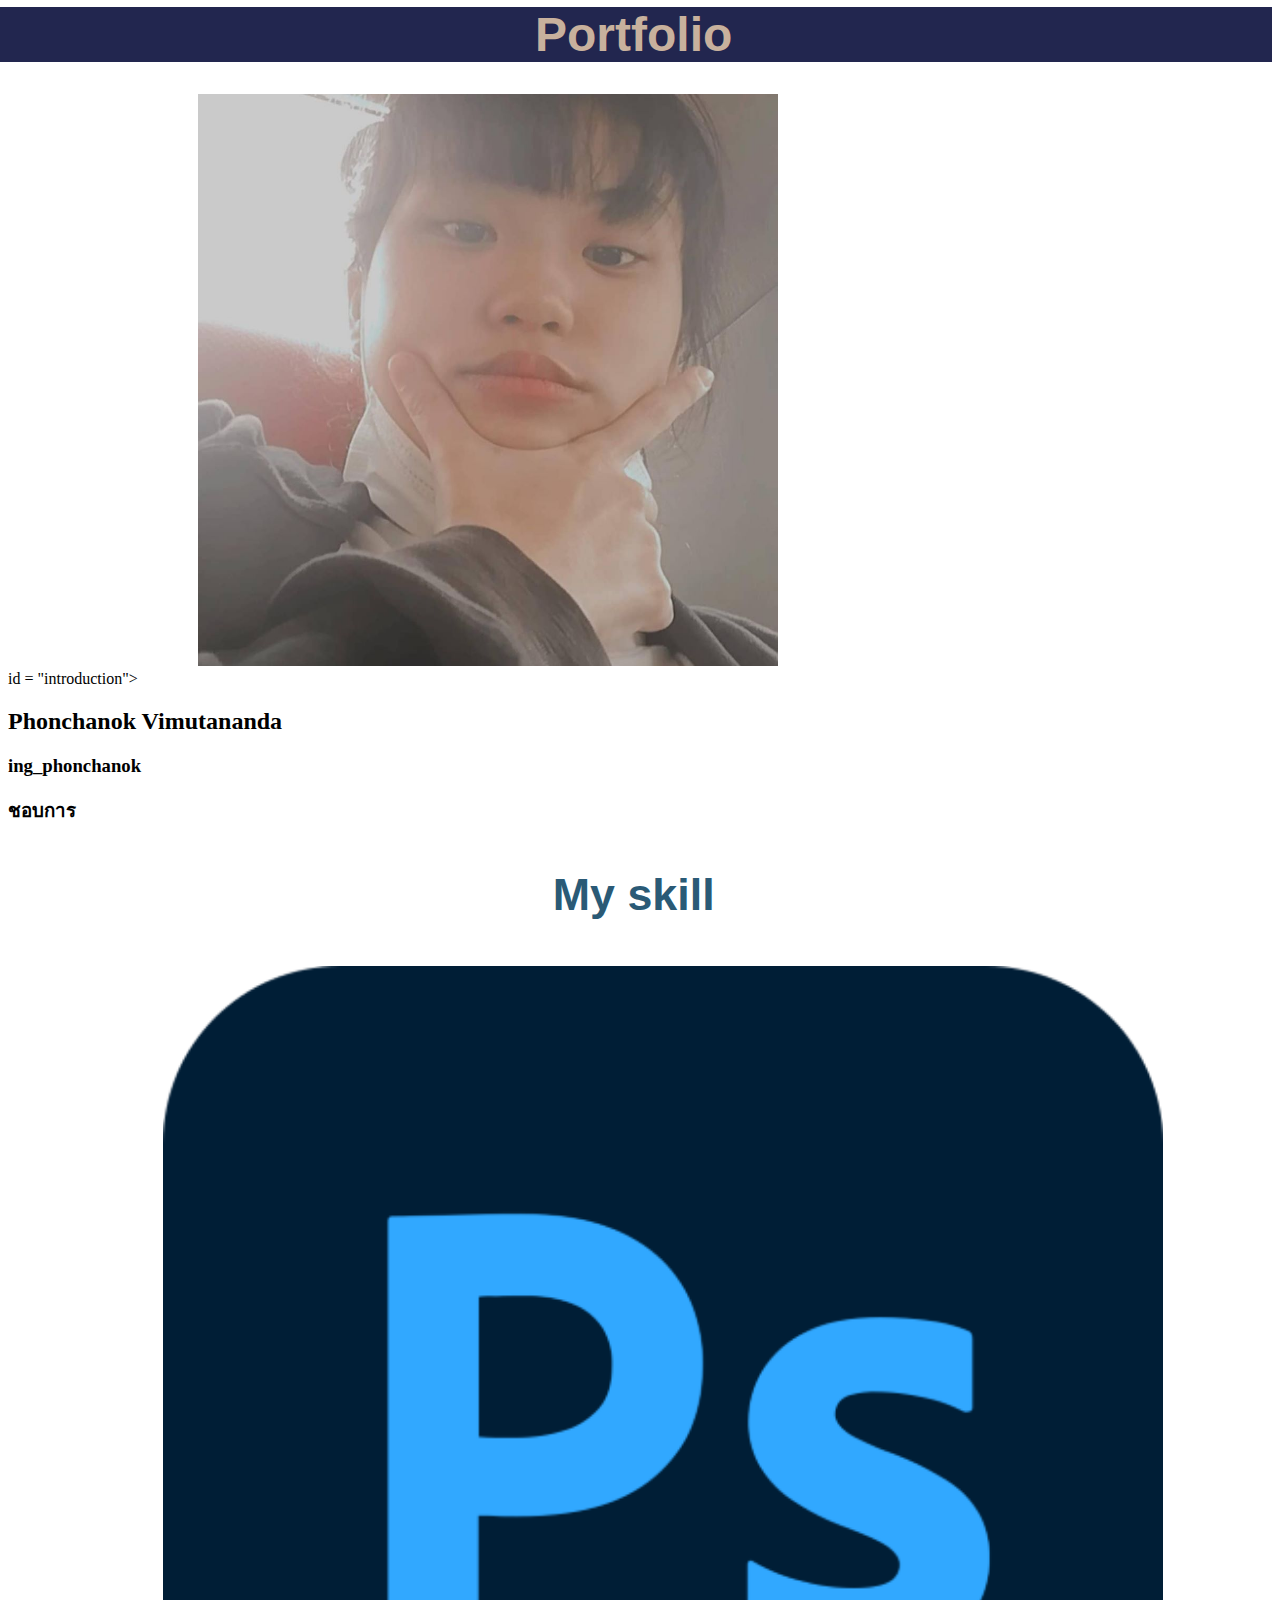
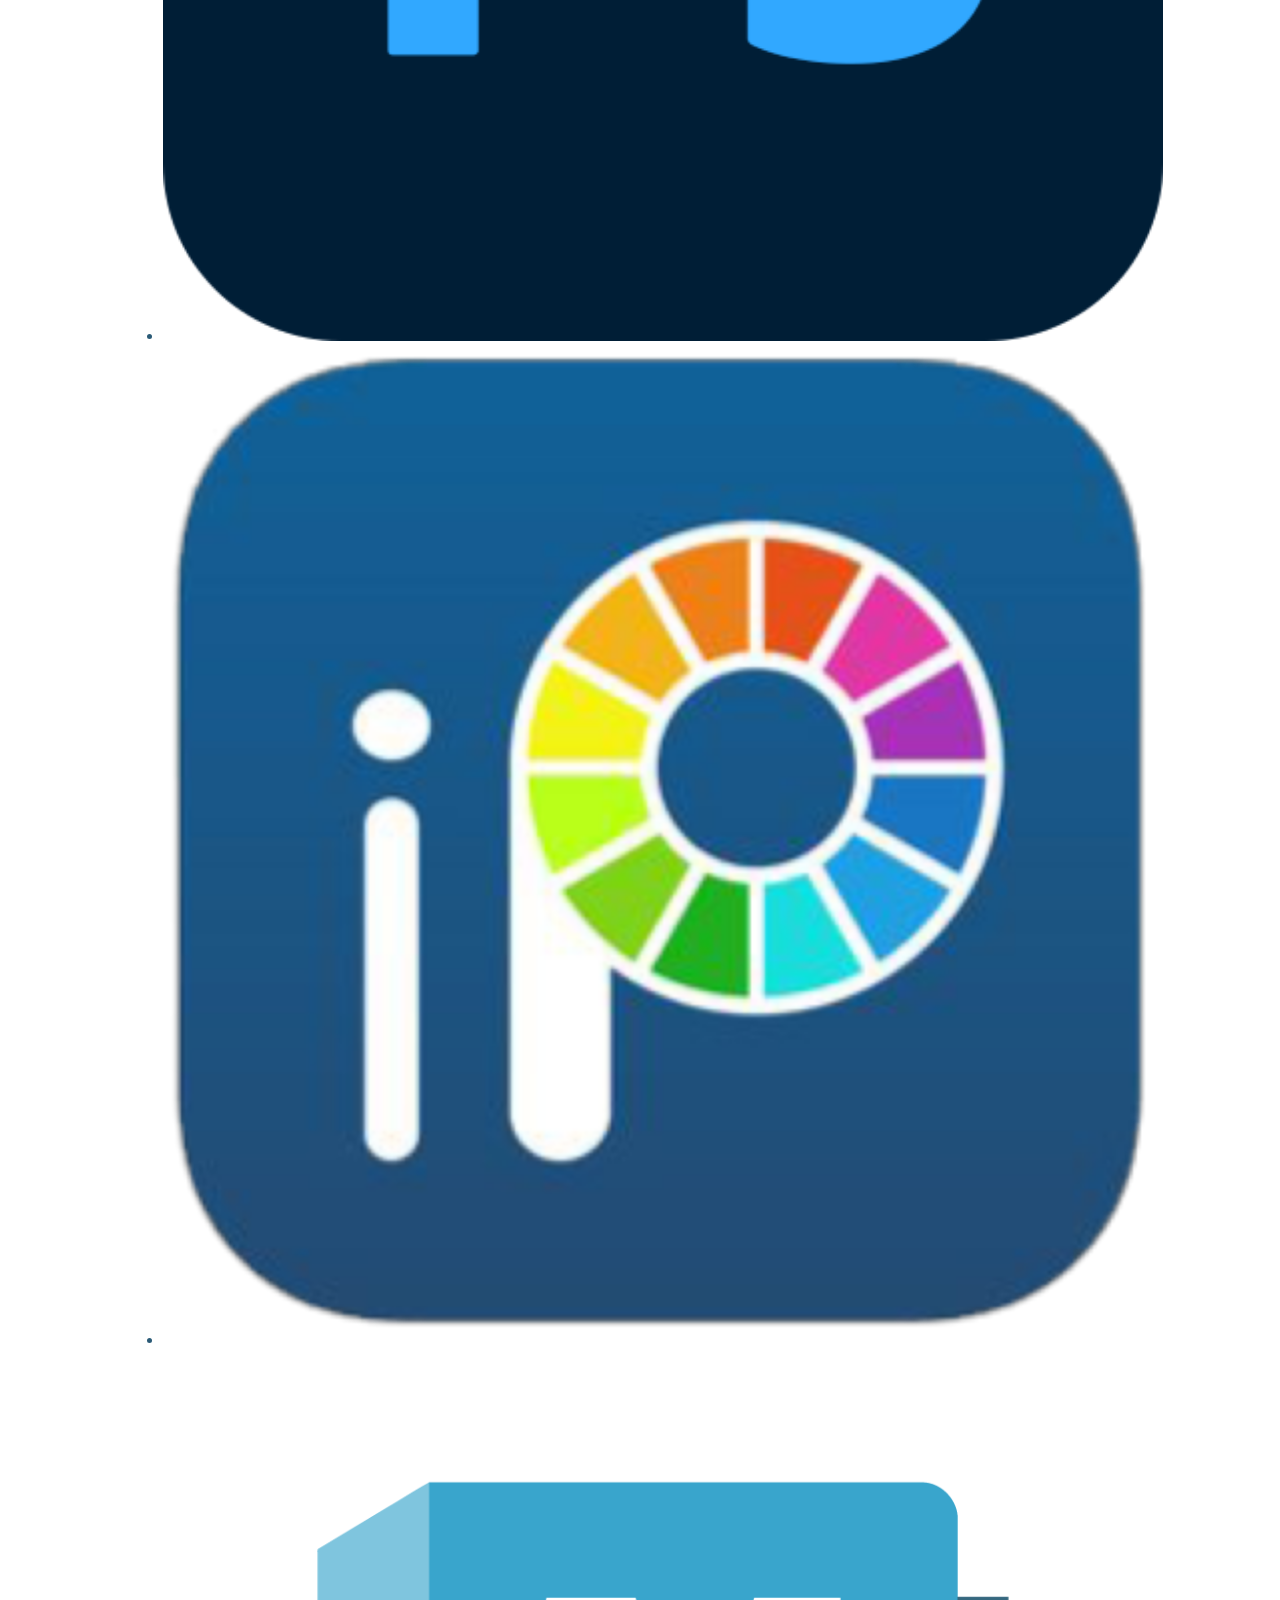
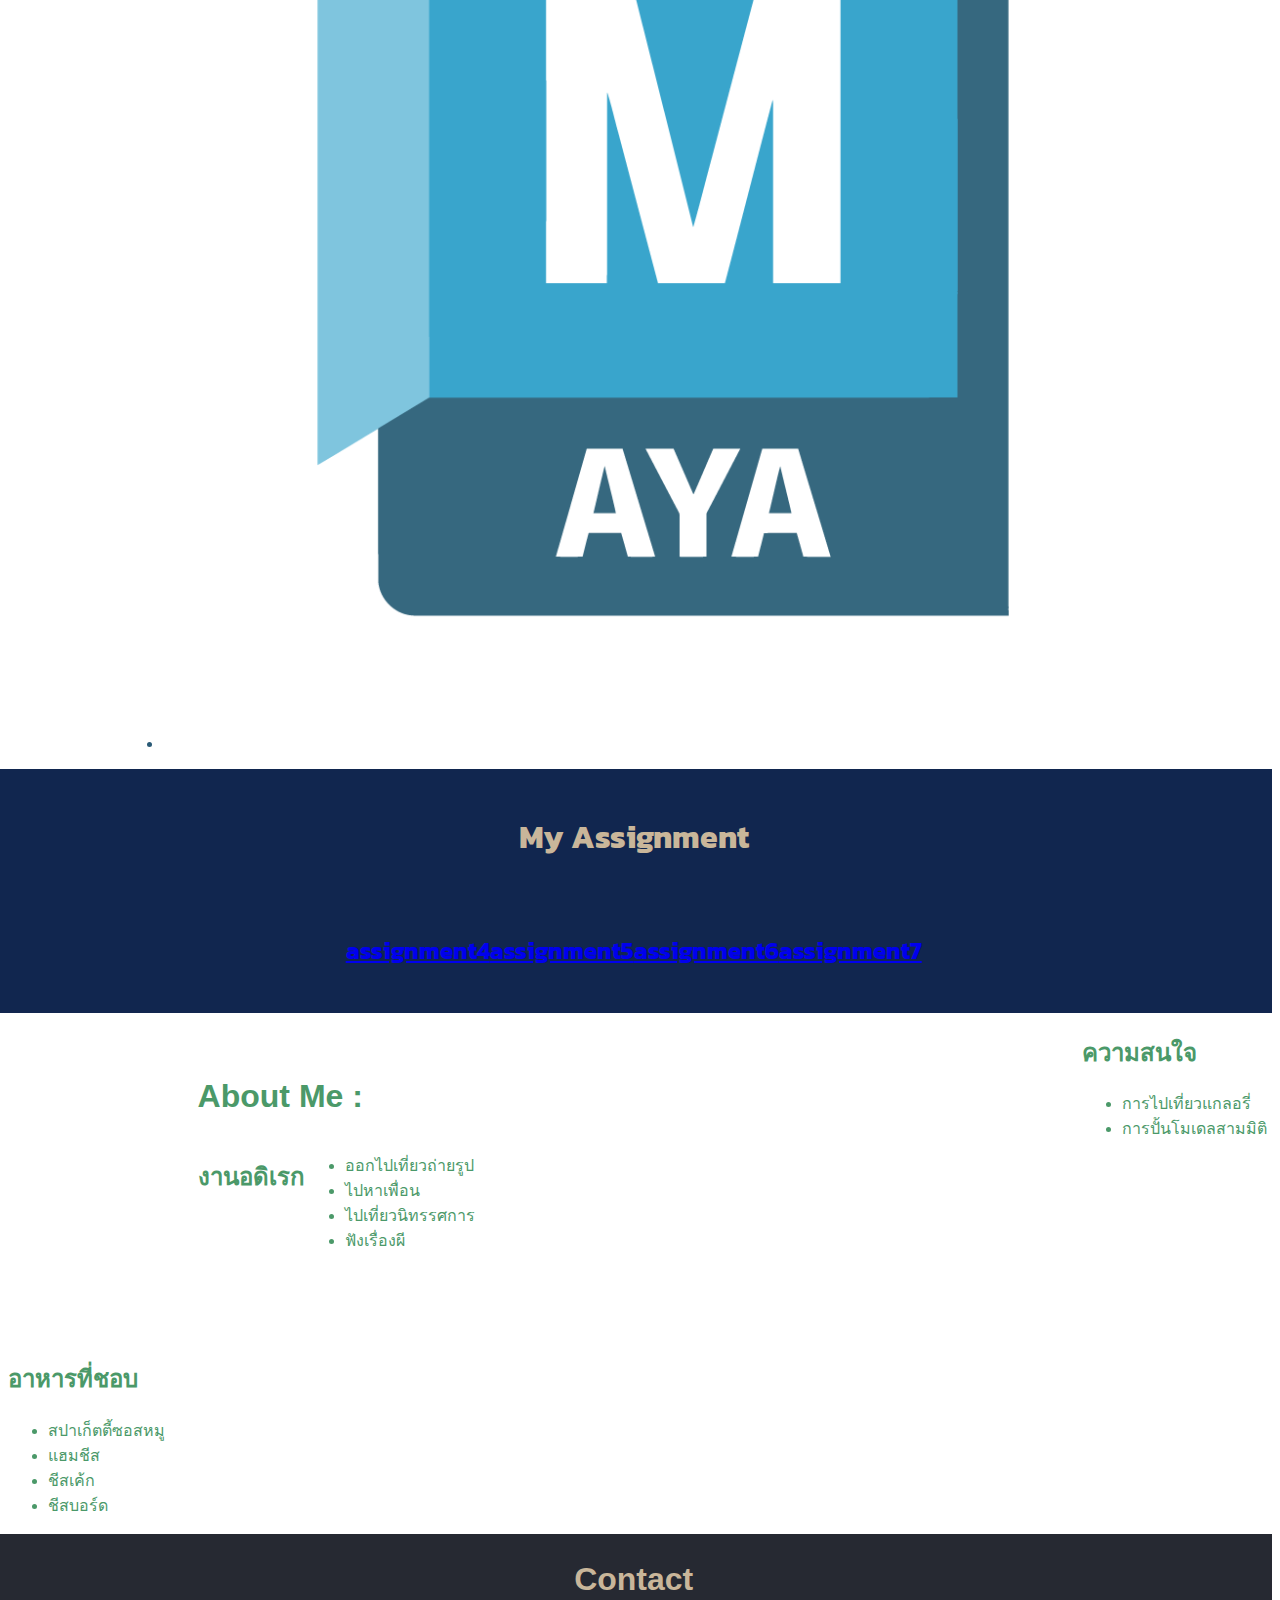
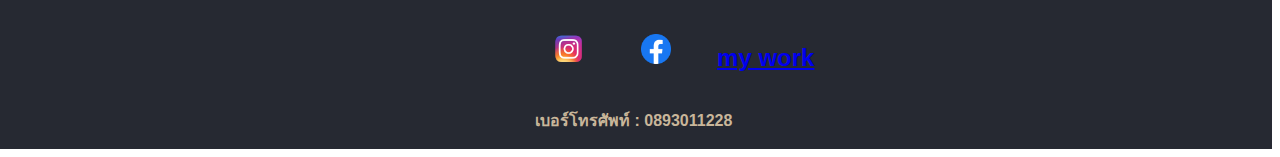
<file: index.html>
<!DOCTYPE html>
<html>
    <head>
        <meta charset="UTF-8">
        <meta http-equiv='X-UA-Computible' content = 'IE = edge'>
        <title>Phonchanok_1040_Portfolio</title>
        
        <link rel = "stylesheet" href = "main.css" type = "text/css">
        <link rel = "preconnect" href = "https://fonts.googleapis.com">
        <link rel = "preconnect" href = "https://fonts.gstatic.com" crossorigin>
        <link href = "https://fonts.googleapis.com/css2?family=Kanit:wght@300&display=swap" rel = "stylesheet">
        
    </head>
    
    <body>
        <div id = "header">
            <h1>Portfolio</h1>
        </div>
        <div class = "grid-container">
            <div id = "Mepicure">
                <img id = "picture" src = "picture/Phonchanok Vimuktananda.jpg" alt = "Phonchanok_Ing">
            </div>
            </div> id = "introduction">
                <h2>Phonchanok Vimutananda</h2>
                    <h3> ing_phonchanok</h3>
                    <h3> ชอบการ</h3>
                    
            </div>
        <div>

        <div class = "grid-container2">
            <div id = "skill">
                 <h1>My skill</h1>
                    <div class = "SkillIcon">
                        <ul>
                        <li><img class= "imgpic" src = "picture/icon_photoshop.png" alt = "icon_ps"></li>
                        <li><img class= "imgpic" src = "picture/icon_IbisPaint X.png" alt = "icon_ibis"></li>
                        <li><img class= "imgpic" src = "picture/icon_MAYA.png" alt = "icon_maya"></li>
                        </ul>
                    </div>
            </div> 
        </div>
        <div class ="AssignmentMenu ">
            <br>
            <h2>My Assignment</h2>
            <div class = "Menu">
                <h2><a href = "assignment4/index.html">assignment4</a></h2>
                <h2><a href = "assignment5/index.html">assignment5</a></h2>
                <h2><a href = "assignment6/register.html">assignment6</a></h2>
                <h2><a href = "assignment7/index.html">assignment7</a></h2>
            </div>
        </div>
        
        <div class = "grid-container">
            <div id = "aboutme">
                <h1> About Me :</h1>
                <div class = "flex_container">
                    <h2>งานอดิเรก</h2>
                
                    <ul>
                        <li> ออกไปเที่ยวถ่ายรูป</li>
                        <li> ไปหาเพื่อน</li>
                        <li> ไปเที่ยวนิทรรศการ</li>
                        <li> ฟังเรื่องผี</li>
                    </ul>
                </div>
            </div>
            <div>
                <h2>
                    ความสนใจ
                </h2>
                <ul>
                    <li> การไปเที่ยวแกลอรี่</li>
                    <li> การปั้นโมเดลสามมิติ</li>
                    
                </ul>
            </div>
            <div>
                <h2>
                    อาหารที่ชอบ
                </h2>
                <ul>
                    <li> สปาเก็ตตี้ซอสหมู</li>
                    <li> แฮมชีส</li>
                    <li> ชีสเค้ก</li>
                    <li> ชีสบอร์ด</li>
                </ul>
            </div>
        </div>
    </div>

        <div class = "grid-container2">
            <div id = "footer">
                <h2>Contact</h2>
                <div class = "ContactIcon">
                    <a href = "https://www.instagram.com/ing_phonchanok/">
                        <img src = "picture/icon_instagram.png"alt = "icon_instagram">
                    </a>
                    <a href = "https://www.facebook.com/profile.php?id=100008352246785">
                        <img src = "picture/icon_facbook.png"alt = "icon_Fac">
                    </a>
                    <h2><a href = "project.html">my work</a></h2>
                    
                </div>
                <h3> เบอร์โทรศัพท์ : 0893011228</h3>
            </div>
        </div>   
    </body>
    
</html>
</file>
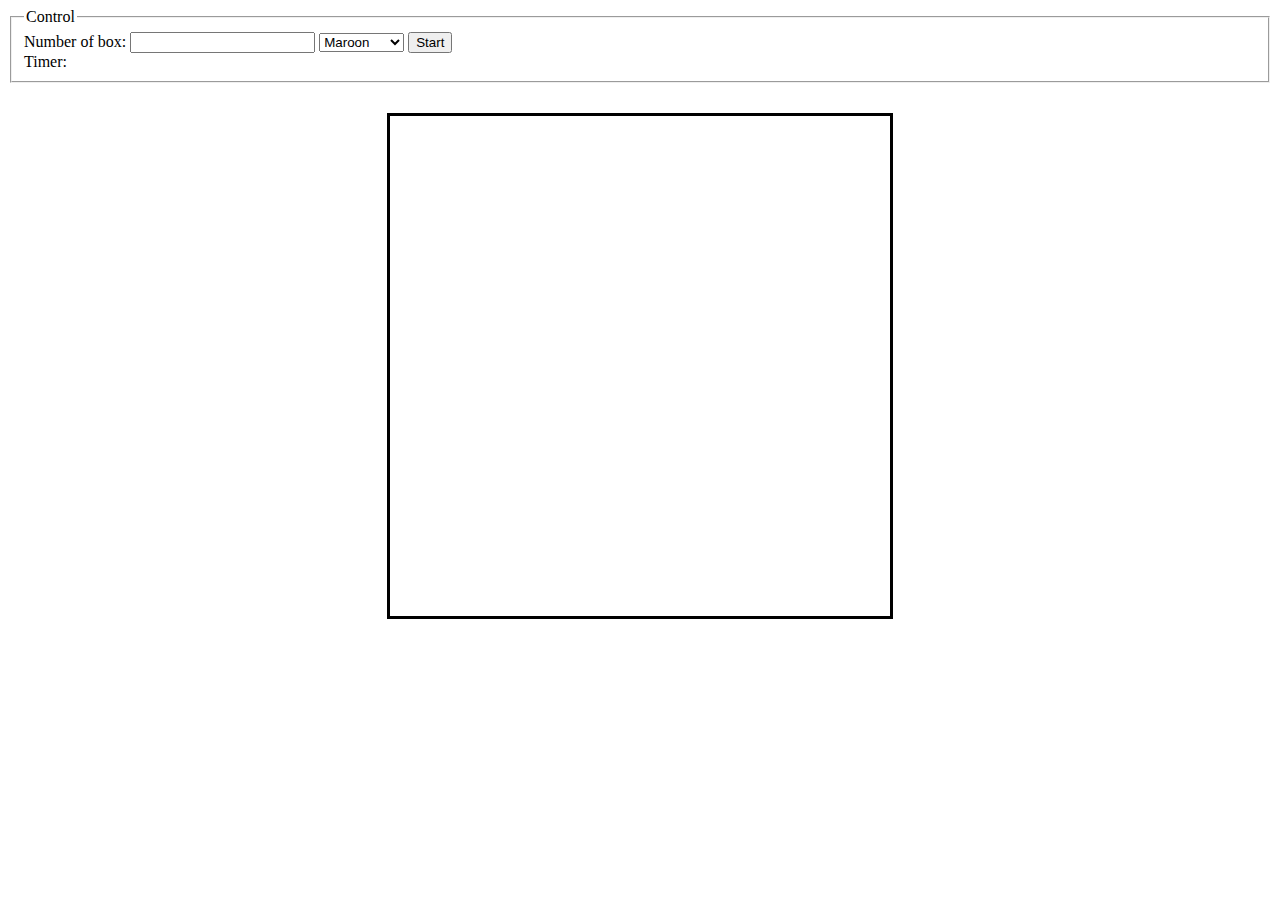
<file: Assignment/assignment7/index.html>
<!DOCTYPE html>
<html>
	<head>
		<meta charset="UTF-8">
		<title>Square game</title>
		<script type="text/javascript" src="game.js"></script>
		<link rel="stylesheet" type="text/css" href="game.css">
	</head>
	<body>
		<!-- these codes were adapted from https://courses.cs.washington.edu/courses/cse154/17sp/lecture/more-dom/code/squares.html  -->

		<fieldset>
			<legend>Control</legend>
			Number of box: 
			<input type="text" name="numbox" id="numbox">
			<select name="color" id = "color">
				<option value="maroon">Maroon</option>
				<option value="lightgreen">Lightgreen</option>
				<option value="magenta">Magenta</option>
			</select>
			

			<button id="start" onclick = "startgame()" >Start</button>
			<div id="timeclock"> Timer:
				<div id="clock"></div>
			</div>

		</fieldset>

		
		<div id="game-container">
			<div id="game-layer"></div>
		</div>
	
	</body>
</html>
</file>
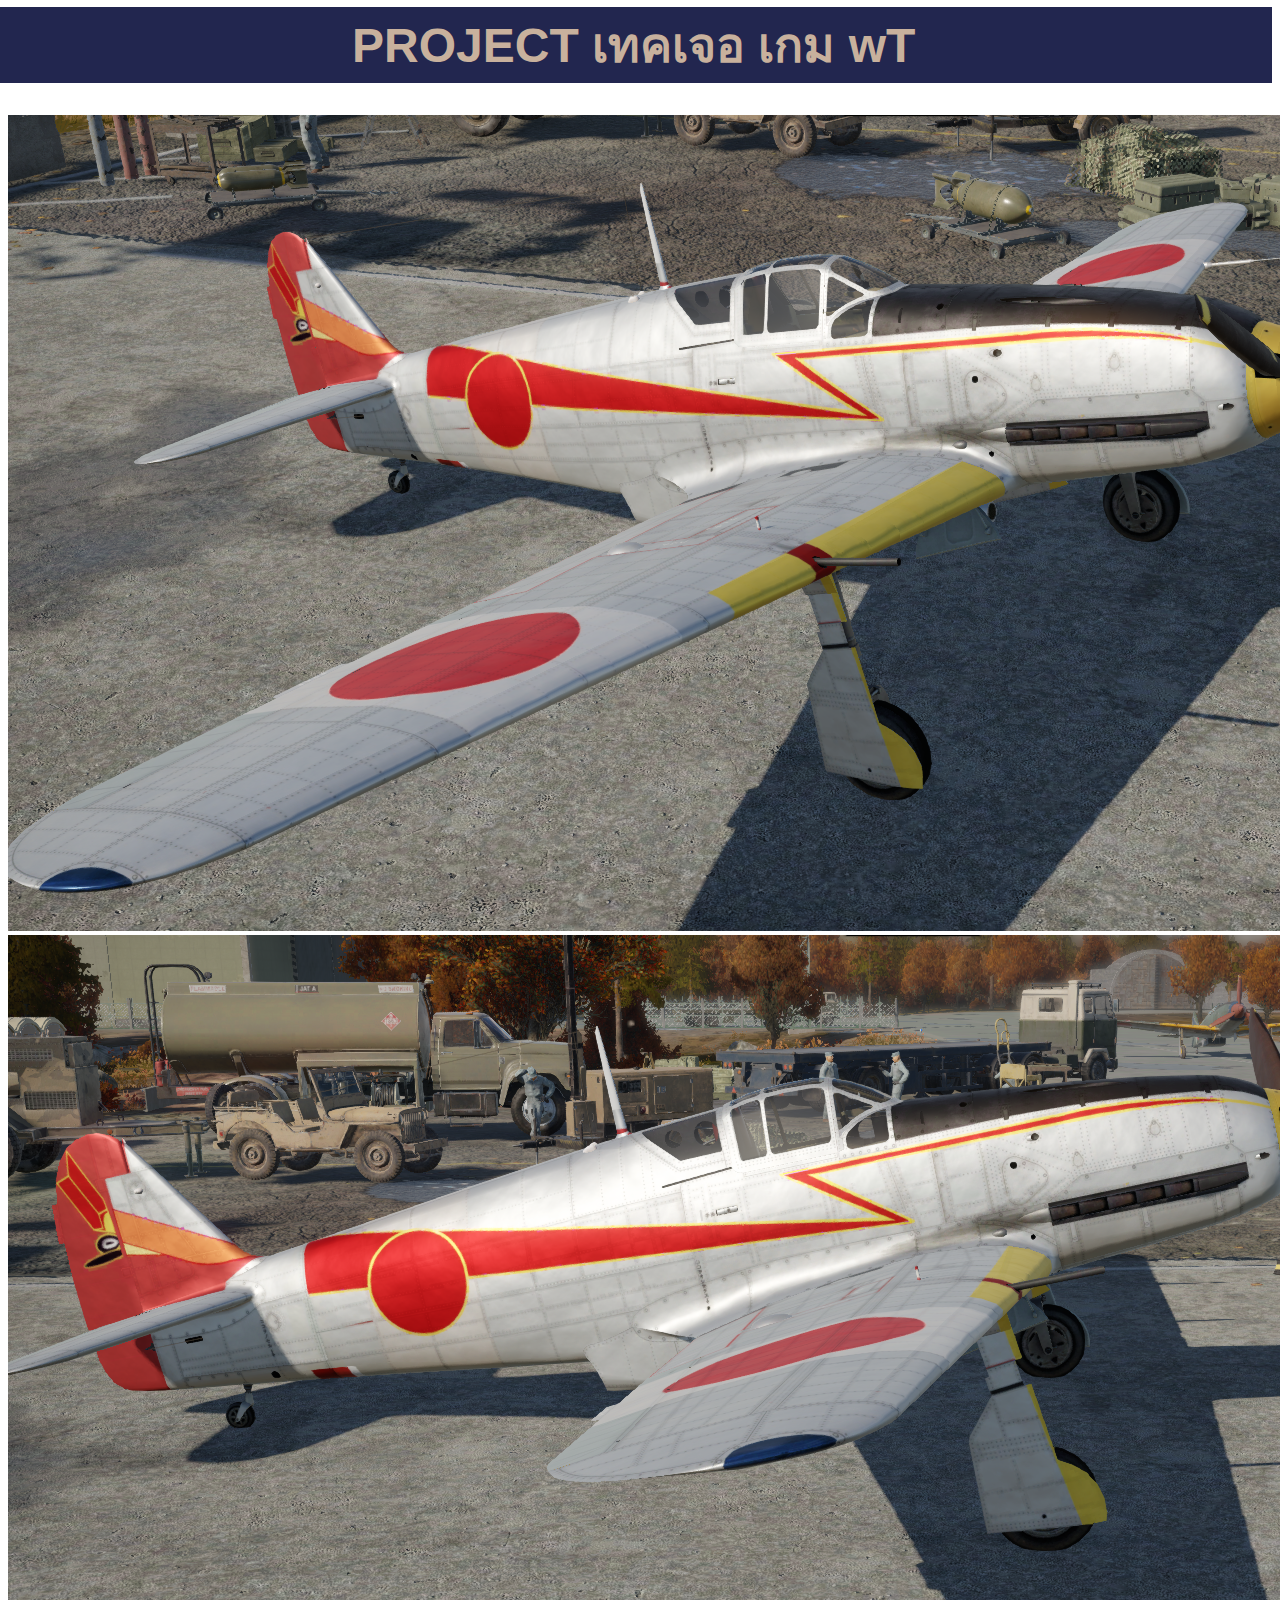
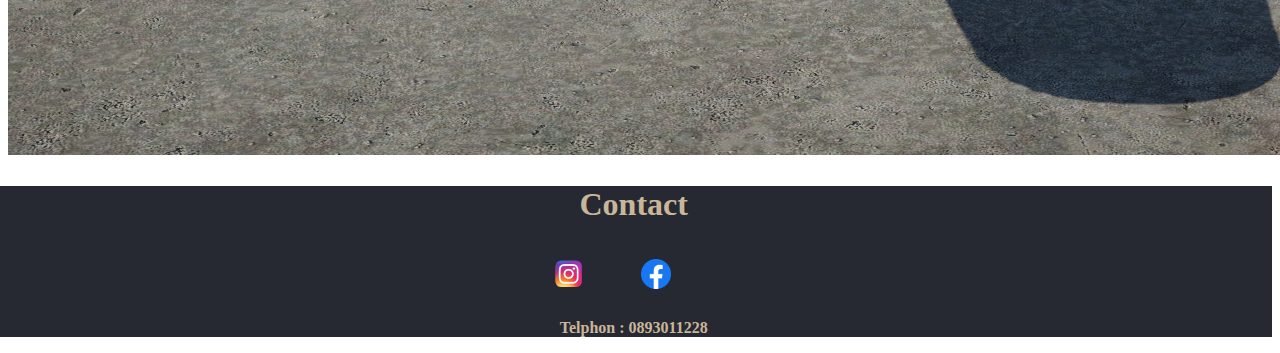
<file: project.html>
<!DOCTYPE html>
<html>
    <head>
        <meta charset="UTF-8">
        <meta http-equiv='X-UA-Computible' content = 'IE = edge'>
        <title>Phonchanok_1040_Project</title>
        <meta name = 'viewport' content = 'width = device-width, initial-scale = 1'>
        <link rel = "stylesheet" href = "main.css" type = "text/css">
        <link rel = "preconnect" href = "https://fonts.googleapis.com">
        <link rel = "preconnect" href = "https://fonts.gstatic.com" crossorigin>
        <link href = "https://fonts.googleapis.com/css2?family=Kanit:wght@300&display=swap" rel = "stylesheet">

    </head>
    
    <body>
        
        <div id="header">
            <h1>PROJECT เทคเจอ เกม wT</h1>
        </div>   
        
            
        <div id ="project-content">

        
        <div class = "project-slider">
            <div id = "project-image">
                <img id = "pictureplane" src = "picture/Plane1.png" alt = plane_1>
                <img id = "pictureplane" src = "picture/Plane2.png" alt = plane_2>

                
            </div>
        </div>
            
        
        <div id = "footer">
            <h2>Contact</h2>
            <div class = "ContactIcon">
                <a href = "https://www.instagram.com/ing_phonchanok/">
                    <img src = "picture/icon_instagram.png"alt = "icon_instagram">
                </a>
                <a href = "https://www.facebook.com/profile.php?id=100008352246785">
                    <img src = "picture/icon_facbook.png"alt = "icon_Fac">
                </a>
            </div>
            <h3> Telphon : 0893011228</h3>
        
</body>
</file>
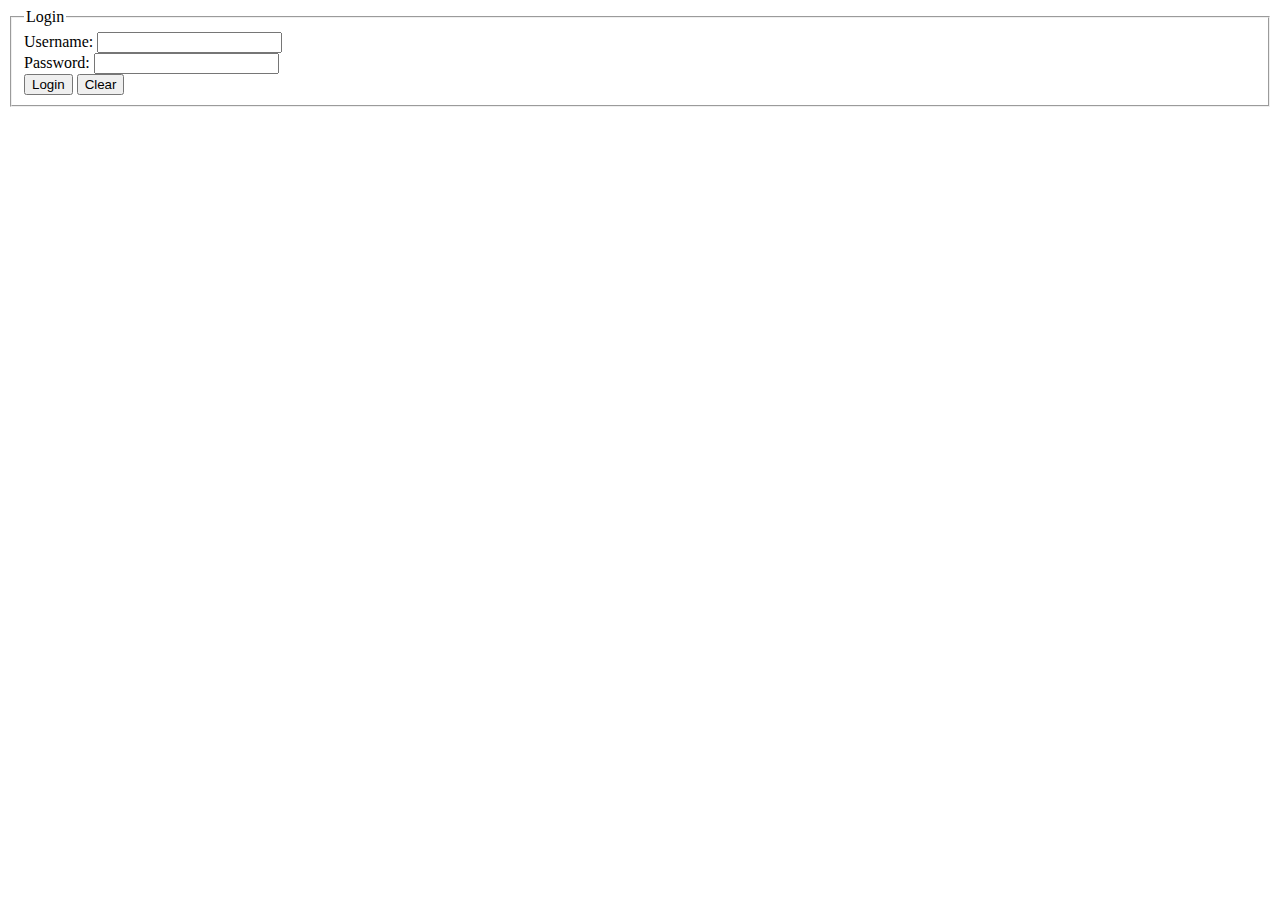
<file: Assignment/assignment6/login.html>
<!DOCTYPE html>
<html>
<head>
	<meta charset='utf-8'>
	<meta http-equiv='X-UA-Compatible' content='IE=edge'>
	<title>Page Title</title>
	<meta name='viewport' content='width=device-width, initial-scale=1'>
	<!-- <link rel='stylesheet' type='text/css' media='screen' href='main.css'> -->
	<script src='login.js'></script>
</head>
<body>
	<form name="MyLogin" id = "MyLogin">
		<fieldset>
			<legend>Login</legend>
			Username: 
			<input type="text" name="username" id="username" required>
			<br>
			Password: 
			<input type="password" name="password" required>
			<br>
			<input type="submit" value="Login">
			<input type="reset" value="Clear">
		</fieldset>
	</form>
</body>
</html>
</file>
<file: main.css>
body{
    background-color: #ffffff;
}
.grid-container
{
    display: grid;
    grid-template-columns: 15% 35% 35% 15% ;
}
.grid-container>div
{
    color: #4b9969;
    font-family: 'arial' ,sans-serif ;
}
.grid-container2
{
    display: grid;
    grid-template-columns: 15% auto 15% ;
}

.grid-container2>div
{
    color: #2a5A76;
    font-family: 'arial' ,sans-serif;
    font-size: 100%;
}

#header{
    text-align: center;
    grid-column: 1 /spen 1;
    font-family: 'arial' ,sans-serif;
    color:#C8B19D;
    background-color:#22264F;
    margin-top: -2%;
    margin-left:-1%;
}
#header>h1{
    font-size: 300%;
}
#Mepicure
{
    grid-column: 2 /spen 1;
    margin-right: 10%
}
#picture
{
    border: 5%;
    width: 60%;
    object-fit: cover;

}

#introduction
{
    grid-column: 3 /span 1;
    margin-bottom: 15%;
}

#introduction>h2
{
    text-align: center;
    font-size: 200%
}

#skill
{
    text-align: center;
    grid-column: 1 / span 3;
    background:#ffffff;
    margin-left: -1%;
}
#skill>h1 {
    margin-top: 2%;
    font-size: 280%;
    text-align: center;
    grid-column: 2 / span 1;
}
#footer>h2 {
    color: #C9B69A;
    font-size: 200%;
    grid-column: 2 / span 1;
}

.SkillIcon
{
    display: flex;
    flex-wrap: wrap;
    text-align: center;
    margin-left: 10%;
    grid-gap: 10%;
}
.SkillIcon > img
{
    height: 25%;
}

.AssignmentMenu{
    text-align: center;
    background-color: #11264F;
    margin-left: -1%;
}

.AssignmentMenu>h2 {
    font-size: 200%;
    font-family: 'Kanit', sans-serif;
    color: #C9B69A; 
}

.Menu {
    display: inline-flex;
    padding: 25px;
}
.Menu>h2 {
    font-size: 150%;
    font-family: 'Kanit', sans-serif;
}

#aboutme {
    margin-top: 5%;
    grid-column: 2 / span 2;
    margin-bottom: 8%;
}

.flex_container {
    display: flex;
    flex-wrap: wrap;
}

.flex_container>div {
    margin-left: 40px;
}

#footer {
    background-color: #262932;
    text-align: center;
    grid-column: 1 / span 3;
    
    margin-left: -1%;
}

#footer>h2 {
    color: #C9B69A;
    font-size: 200%;
    grid-column: 2 / span 1;
}

#footer>h3 {
    color: #C9B69A;
    font-size: 100%;
    grid-column: 2 / span 1;
}

#footer>img {
    width: 30px; 
    height: 30px; 
    margin: 20px;
}

.ContactIcon{
    display: flex;
    flex-wrap: wrap;
    text-align: center;
    margin-left: 43%;
    grid-gap: 5%;
    
}

.ContactIcon img {
    width: 30px; 
    height: 30px; 
    margin: 10px; 
}

a:visited {
    color: #6c7eb1;
}

a:hover {
    color: #42a4fa;
}

a {
    font-size: 100%;
}
.imgpic
{
    height: 100%;
    width: 100%;
}



#projectpicure {
    grid-column: 2 / span 1;
    text-align: center;
}

#projectpicure1 {
    grid-column: 3 / span 1;
    text-align: center;
}

#projectpicure2 {
    grid-column: 2 / span 1;
    text-align: center;
}

#picuregame {
    border-radius: 5%;
    width: 20%;
    height: 90%;
    object-fit: cover;
    margin-bottom: -5%;
}

#picuregame1 {
    border-radius: 5%;
    object-fit: cover;
    margin-bottom: -5%;
    width: 50%;
}

#picuregame2 {
    border-radius: 5%;
    width: 20%;
    height: 90%;
    object-fit: cover;
    margin-bottom: -5%;
    margin: 5px; 
}

#projectintroduction {
    grid-column: 2 / span 1;
    margin-bottom: 15%;
    margin-top: -3%;
}

#projectintroduction>h2 {
    text-align: center;
    font-size: 300%;
}

#projectintroduction>h3 {
    color: #42a4fa;
    text-align: center;
    font-size: 145%;
    margin-top: -3%;  
}

#projectintroduction>h4 {
    text-align: center ;
    font-size: 150%;
}

#projectStory {
    grid-column: 2 / span 1;
    margin-bottom: 15%;
    margin-top: -3%;
}

#projectStory>h2 {
    text-align: center;
    font-size: 300%;
}

#projectStory>h3 {
    color: #42a4fa;
    text-align: center;
    font-size: 145%;
    margin-top: -3%;
}

#projectStory>h4 {
    text-align: center ;
    font-size: 150%;
}

#projectGameplay {
    grid-column: 3 / span 1;
    margin-bottom: 15%;
}

#projectGameplay>h2 {
    text-align: center;
    font-size: 300%;
}

#projectGameplay>h4 {
    text-align: center ;
    font-size: 150%;
}

#gameplaybackgroung {
    background-color: #11264F;
    text-align: center;
    grid-column: 1 / span 3;
    margin-top: 8%;
    margin-left: -1%;
}

#gameplaybackgroung>h2 {
    color: #C9B69A;
    font-size: 200%;
    grid-column: 2 / span 1;
}

#gameplaybackgroung>h3 {
    color: #C9B69A;
    font-size: 100%;
    grid-column: 2 / span 1;
}

#projectvideo{
    text-align: center;
    grid-column: 2 / span 1;
}

#projectvideo>h2{
    text-align: center;
    color: #C9B69A;
    font-family: 'Kanit', sans-serif;
    font-size: 300%;
    
}

#projectvideo>h3{
    text-align: center;
    color: #C9B69A;
    font-family: 'Kanit', sans-serif;
    font-size: 150%;
    
}



@media only screen and (max-width: 768px) {
body {
    background-color: #ffffff;
}

.grid-container {
    display: grid;
    grid-template-columns: 50% 50%  ;
}

.grid-container>div {
    color: #292D78;
    font-family: 'Kanit', sans-serif;
}

.grid-container2 {
    display: grid;
    grid-template-columns: 15% auto 15%;
}

.grid-container2>div {
    color: #2A2A82;
    font-family: 'Kanit', sans-serif;
    font-size: 100%;
}

#header {
    margin-top: -2%;
    text-align: center;
    grid-column: 1 / span 1;
    font-family: 'Kanit', sans-serif;
    color: #C9B69A;
    background-color:#11264F;
    margin-left: -1%;

}

#header>h1 {
    font-size: 400%;
}

#Mepicure {
    grid-column: 1 / span 2;
    margin-right: 0%;
    text-align: center;
}

#picure {
    border-radius: 5%;
    width: 50%;
    object-fit: cover;
}

#introduction {
    grid-column: 1 / span 2;
    margin-bottom: 15%;
    font-size: 80%;
}

#introduction>h2 {
    text-align: center;
    font-size: 300%;
}

#introduction>h3 {
    color: #42a4fa;
    text-align: center;
    font-size: 145%;
    margin-top: -5%;
}

#introduction>h4 {
    text-align: center ;
    font-size: 180%;
    margin-top: 10%;
    
}

#skill {
    text-align: center;
    grid-column: 1 / span 3;
    background: #f4f9ff;
    margin-left: -1%;
}

#skill>h1 {
    margin-top: 2%;
    font-size: 280%;
    text-align: center;
    grid-column: 2 / span 1;
}

.SkillIcon{
    display: flex;
    flex-wrap: wrap;
    align-items: center;
    margin-left: 12%;
    grid-gap: 10%;
    
}

.SkillIcon img {
   
    height: 15%; 
    margin: auto; 
}

.AssignmentMenu{
    text-align: center;
    background-color: #11264F;
    margin-left: -1%;
}

.AssignmentMenu>h2 {
    font-size: 200%;
    font-family: 'Kanit', sans-serif;
    color: #C9B69A;
    
}

.Menu {
    display: inline-flex;
    padding: 25px;
}
.Menu>h2 {
    font-size: 150%;
    font-family: 'Kanit', sans-serif;
}

#aboutme {
    margin-top: 5%;
    margin-left: 5%;
    margin-bottom: 8%;
    grid-column: 1 / span 1;
}

.flex_container {
    display: flex;
    flex-wrap: wrap;
}

.flex_container>div {
    margin-left: 40px;  
}

#footer {
    background-color: #262932;
    text-align: center;
    grid-column: 1 / span 3;
    margin-left: -1%;
}

#footer>h2 {
    color: #C9B69A;
    font-size: 200%;
    grid-column: 2 / span 1;
}

#footer>h3 {
    color: #C9B69A;
    font-size: 200%;
    grid-column: 2 / span 1;
}

#footer>img {
    width: 30px; 
    height: 30px; 
    margin: 20px;
}

.ContactIcon{
    display: flex;
    flex-wrap: wrap;
    text-align: center;
    margin-left: 35%;
    grid-gap: 5%;
    
}

.ContactIcon img {
    width: 30px; 
    height: 30px; 
    margin: 10px; 
}

a:visited {
    color: #6c7eb1;
}

a:hover {
    color: #42a4fa;
}

a {
    font-size: 100%;
}

#projectpicure {
    grid-column: 2 / span 1;
    text-align: center;
}

#projectpicure1 {
    grid-column: 2 / span 1;
    text-align: center;
}

#projectpicure2 {
    grid-column: 1 / span 1;
    text-align: center;
}

#picuregame {
    border-radius: 5%;
    width: 30%;
    height: 90%;
    object-fit: cover;
    margin-bottom: -5%;
}

#picuregame1 {
    border-radius: 5%;
    object-fit: cover;
    margin-bottom: -5%;
    width: 60%;
    height: 80%;
}

#picuregame2 {
    border-radius: 5%;
    width: 20%;
    height: 90%;
    object-fit: cover;
    margin-bottom: -5%;
    margin: 5px; 
}

#projectintroduction {
    grid-column: 2 / span 1;
    margin-bottom: 15%;
    margin-top: -10%;
}

#projectintroduction>h2 {
    text-align: center;
    font-size: 300%;
}

#projectintroduction>h3 {
    color: #42a4fa;
    text-align: center;
    font-size: 145%;
    margin-top: -3%;  
}

#projectintroduction>h4 {
    text-align: center ;
    font-size: 120%;
}



.project-image{
    display: flex;
    justify-content: center;
  }
  .project-image img{
    width: 5%;
    padding: 2%;
    border-radius: 30%;
  }




}
@media only screen and (max-width: 560px) {
    body {
        background-color: #ffffff;
    }
    
    .grid-container {
        display: grid;
        grid-template-columns: 50% 50%  ;
    }
    
    .grid-container>div {
        color: #292D78;
        font-family: 'Kanit', sans-serif;
    }
    
    .grid-container2 {
        display: grid;
        grid-template-columns: 15% auto 15%;
    }
    
    .grid-container2>div {
        color: #2A2A82;
        font-family: 'Kanit', sans-serif;
        font-size: 100%;
    }
    
    #header {
        margin-top: -2%;
        text-align: center;
        grid-column: 1 / span 1;
        font-family: 'Kanit', sans-serif;
        color: #C9B69A;
        background-color:#11264F;
        margin-left: -1%;
    
    }
    
    #header>h1 {
        font-size: 400%;
    }
    
    #Mepicure {
        grid-column: 1 / span 2;
        margin-right: 0%;
        text-align: center;
    }
    
    #picure {
        border-radius: 5%;
        width: 70%;
        object-fit: cover;
    }
    
    #introduction {
        grid-column: 1 / span 2;
        margin-bottom: 15%;
        font-size: 80%;
    }
    
    #introduction>h2 {
        text-align: center;
        font-size: 300%;
    }
    
    #introduction>h3 {
        color: #42a4fa;
        text-align: center;
        font-size: 145%;
        margin-top: -5%;
    }
    
    #introduction>h4 {
        text-align: center ;
        font-size: 180%;
        margin-top: 10%;
        
    }
    
    #skill {
        text-align: center;
        grid-column: 1 / span 3;
        background: #f4f9ff;
        margin-left: -1%;
    }
    
    #skill>h1 {
        margin-top: 2%;
        font-size: 280%;
        text-align: center;
        grid-column: 2 / span 1;
    }
    
    .SkillIcon{
        display: flex;
        flex-wrap: wrap;
        text-align: center;
        margin-left: 20%;
        grid-gap: 10%;
        grid-column: 2 / span 3;
    }
    
    .SkillIcon img {
        width: 80px; 
        height: 80px; 
        margin: 20px; 
    }
    
    .AssignmentMenu{
        text-align: center;
        background-color: #11264F;
        margin-left: -1%;
    }
    
    .AssignmentMenu>h2 {
        font-size: 200%;
        font-family: 'Kanit', sans-serif;
        color: #C9B69A;
        
    }
    
    .Menu {
        display: inline-flex;
        padding: 25px;
    }
    .Menu>h2 {
        font-size: 150%;
        font-family: 'Kanit', sans-serif;
    }
    
    #aboutme {
        margin-top: 5%;
        margin-left: 5%;
        margin-bottom: 8%;
        grid-column: 1 / span 1;
    }
    
    .flex_container {
        display: flex;
        flex-wrap: wrap;
    }
    
    
    #footer {
        background-color: #262932;
        text-align: center;
        grid-column: 1 / span 3;
        margin-left: -1%;
    }
    
    #footer>h2 {
        color: #C9B69A;
        font-size: 200%;
        grid-column: 2 / span 1;
    }
    
    #footer>h3 {
        color: #C9B69A;
        font-size: 100%;
        grid-column: 2 / span 1;
    }
    
    #footer>img {
        width: 30px; 
        height: 30px; 
        margin: 20px;
    }
    
    .ContactIcon{
        display: flex;
        flex-wrap: wrap;
        text-align: center;
        margin-left: 30%;
        grid-gap: 5%;
        
    }
    
    .ContactIcon img {
        width: 30px; 
        height: 30px; 
        margin: 10px; 
    }
    
    a:visited {
        color: #6c7eb1;
    }
    
    a:hover {
        color: #42a4fa;
    }
    
    a {
        font-size: 100%;
    }
    
    #projectpicure {
        grid-column: 2 / span 1;
        text-align: center;
    }
    
    #projectpicure1 {
        grid-column: 1 / span 2;
        text-align: center;
    }
    
    #projectpicure2 {
        grid-column: 1 / span 2;
        text-align: center;
    }
    
    #picuregame {
        border-radius: 5%;
        width: 30%;
        height: 90%;
        object-fit: cover;
        margin-bottom: -5%;
    }
    
    #picuregame1 {
        border-radius: 5%;
        object-fit: cover;
        margin-bottom: -5%;
        width: 60%;
        height: 80%;
    }
    
    #picuregame2 {
        border-radius: 5%;
        width: 20%;
        height: 90%;
        object-fit: cover;
        margin-bottom: -5%;
        margin: 5px; 
    }
    
    

}
</file>
<file: Assignment/assignment7/game.css>
#game-container {
	margin-top: 30px;
    display: flex;
    justify-content: space-around;
}

#game-layer {
    position: relative;
    width: 500px;
    height: 500px;
    
    border: 3px solid black;
}

.square {
    position: absolute;
    width: 25px;
    height: 25px;
    border: 3px solid black;
}

.maroon{
    background-color: maroon; 
}
.lightgreen{
    background-color: lightgreen; 
}

.magenta{
    background-color: magenta; 
}
</file>
